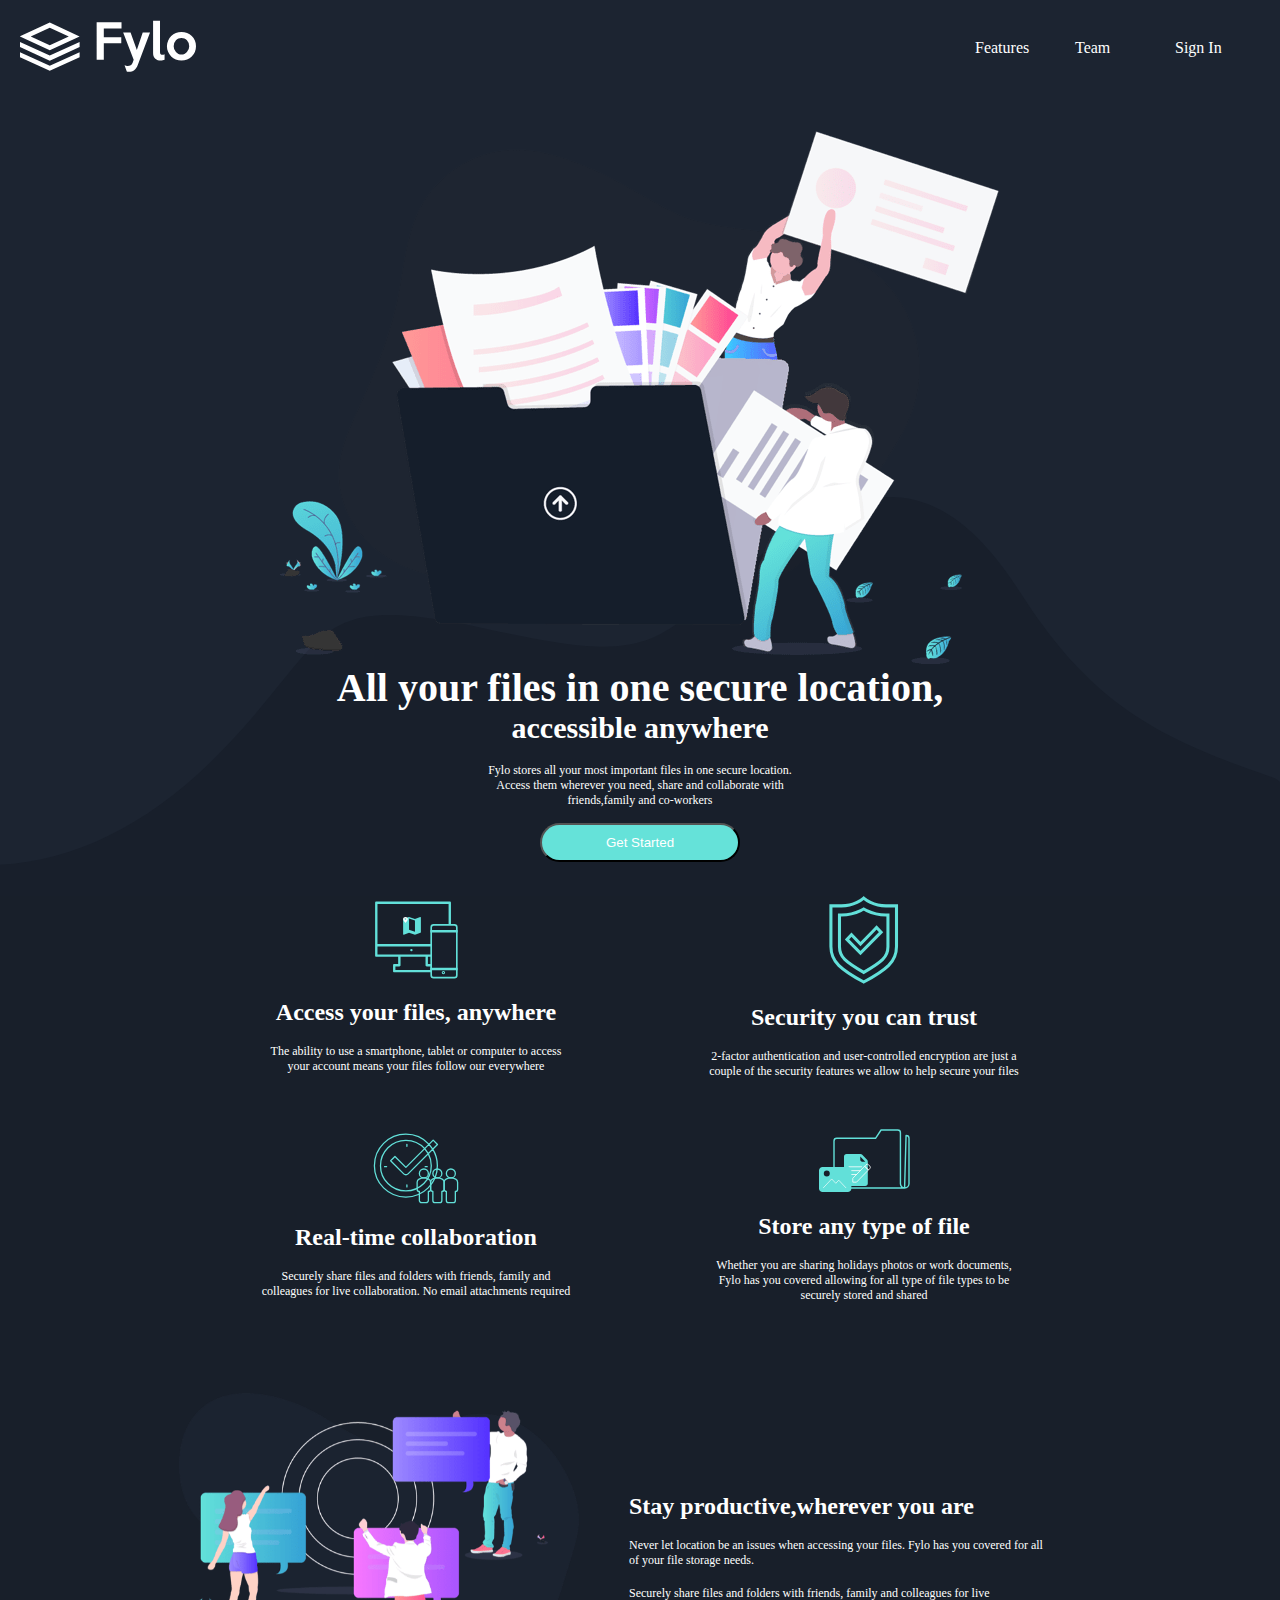
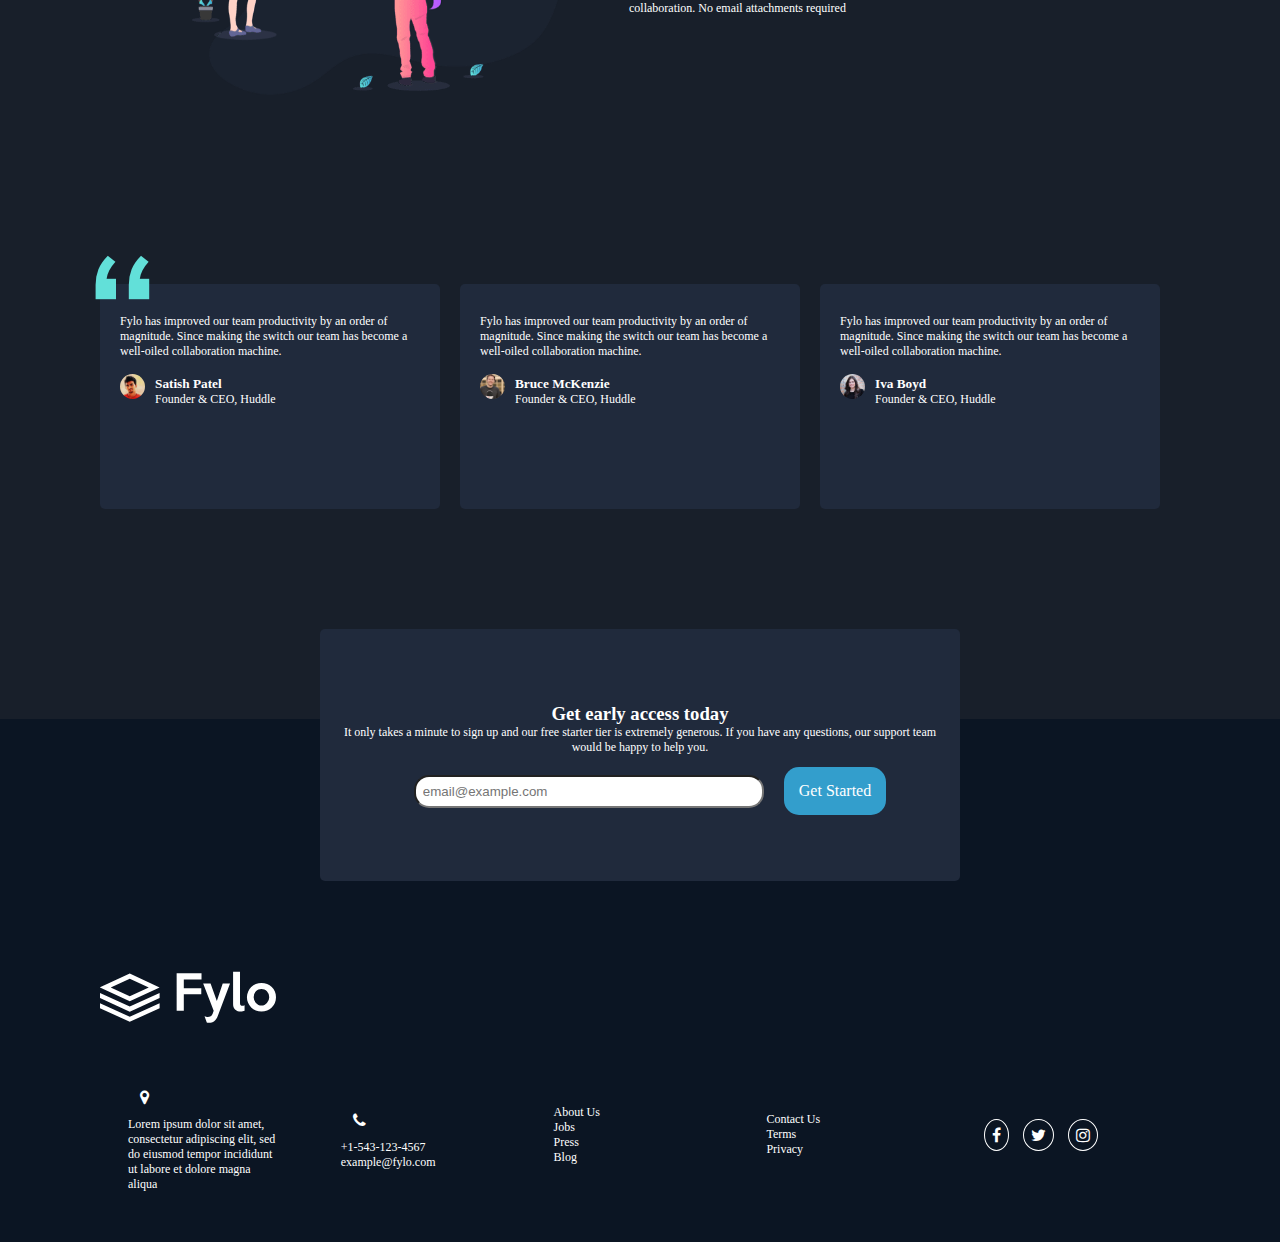
<file: index.html>
<!DOCTYPE html>
<html lang="en">
<head>
    <meta charset="UTF-8">
    <meta name="viewport" content="width=device-width, initial-scale=1.0">
    <link rel="shortcut icon" href="image.jpg" type="image/x-icon">
    <link rel="stylesheet" href="fylo.css">
    <link rel="shortcut icon" href="./images/favicon-32x32.png" type="image/x-icon">
    <link rel="stylesheet" href="https://stackpath.bootstrapcdn.com/font-awesome/4.7.0/css/font-awesome.min.css">
    <title>My Works</title>
    <style>
        
    </style>
</head>
<body>
    <header>
       
        <div> <img src="./images/logo.svg" alt="logo"></div>
       <nav>
         <ul> 
           <li> <a href="#">Features</a></li>
            <li><a href="#">Team</a></li>
            <li><a href="#">Sign In</a></li>
        </ul>
       </nav>
    </header>
    <main>
        <section class="ng">
            <img src="./images/illustration-intro.png" alt="">
            <h1>All your files in one secure location,</h1>
            <h2>accessible anywhere</h2>
            <br>
            <p>Fylo stores all your most important files in one secure location.</p>
            <p> Access them wherever you need, share and collaborate with</p>
            <p class="in">friends,family and co-workers</p>
            <button class="btn"><a href="#" >Get Started</a></button>
            <img src="./images/bg-curvy-desktop.svg" alt="" class="curvebg">
        </section>
        <section class="bg">
           <div class="container">
                <div>
                    <img src="./images/icon-access-anywhere.svg" class="access">
                    <h2>Access your files, anywhere</h2>
                    <br>
                    <p>The ability to use a smartphone, tablet or computer  to access your account means your files follow our 
                        everywhere</p>
                    
                </div>
                <div>
                    <img src="./images/icon-security.svg" alt="">
                    <h2>Security you can trust</h2>
                    <br>
                    <p>2-factor authentication and user-controlled encryption are just a couple of the security features we allow to help secure your files</p>
                </div>
           </div>

           <div class="con">
            <div>
                <img src="./images/icon-collaboration.svg" alt="">
                <h2>Real-time collaboration</h2>
                <br>
                <p>Securely share files and folders with friends, family and colleagues for live collaboration. No email attachments required</p>
              </div>
    
                <div>
                    <img src="./images/icon-any-file.svg" alt="">
                <h2>Store any type of file</h2>
                <br>
                <p>Whether you are sharing holidays photos or work documents, Fylo has you covered allowing for all type of file types to be securely stored and shared</p>
                </div>
           </div>
           <div class="cont">
                <img src="./images/illustration-stay-productive.png">
               <div>
                <h2>Stay productive,wherever you are</h2>
                <br>
                <p>Never let location be an issues when accessing your files. Fylo has you covered for all of your file storage needs.</p>
                <br>
                <p>Securely share files and folders with friends, family and colleagues for live collaboration. No email attachments required</p>
               </div>
           </div>
           <img src="./images/bg-quotes.png" class="quo">
           <div class="desc">
               <div class="row">
                    <div>
                        <p>Fylo has improved our team productivity by an order of magnitude. Since making the switch our team has become a well-oiled collaboration machine.</p>
                    </div>
                    <div class="test">
                        <img src="./images/profile-1.jpg" alt="">
                        <div >
                            <h5>Satish Patel</h5>
                            <p>Founder & CEO, Huddle</p>
                        </div>
                    </div>
               </div>
               <div class="row">
                <div>
                    <p>Fylo has improved our team productivity by an order of magnitude. Since making the switch our team has become a well-oiled collaboration machine.</p>
                </div>
                <div class="test">
                    <img src="./images/profile-2.jpg" alt="">
                    <div >
                        <h5>Bruce McKenzie</h5>
                        <p>Founder & CEO, Huddle</p>
                    </div>
                </div>
               </div>
               <div class="row">
                <div>
                    <p>Fylo has improved our team productivity by an order of magnitude. Since making the switch our team has become a well-oiled collaboration machine.</p>
                </div>
                <div class="test">
                    <img src="./images/profile-3.jpg" alt="">
                    <div >
                        <h5>Iva Boyd</h5>
                        <p>Founder & CEO, Huddle</p>
                    </div>
                </div>
               </div>
           </div>
        </section>
        
        
    </main>
    <footer>
        <div class="foot">
            <div class="subfoot">
            <h3>Get early access today</h3>
            <p>
                It only takes a minute to sign up and our free starter tier is extremely generous. If you have any 
                questions, our support team would be happy to help you.
            </p>
            <div class="sub">
                <input type="text" placeholder="email@example.com">
            <a href="">Get Started</a>
            </div>
            
            </div>

            <img src="./images/logo.svg" alt="">
            <div class="footer">
            
                <div class="icn">
                    <i class="fa fa-map-marker"></i>
                    <p>
                        Lorem ipsum dolor sit amet, consectetur adipiscing elit, sed do eiusmod tempor incididunt ut labore et  dolore magna aliqua
                    </p>
                </div>
      
                <div class="icn">
                    <i class="fa fa-phone"></i>
                    <p> +1-543-123-4567</p>
                    <p> example@fylo.com</p>
                </div>
      
                <div>
                    <p>About Us</p>
                    <p>Jobs</p>
                    <p>Press</p>
                    <p>Blog</p>
                </div>
             
                <div>
                    <p>Contact Us</p>
                    <p>Terms</p>
                    <p>Privacy</p>
                </div>

                <div>
                    <i class="fa fa-facebook"></i>
                    <i class="fa fa-twitter"></i>
                    <i class="fa fa-instagram"></i>
                </div>
      
            </div>
        </div>
    </footer>
</body>
</html>
</file>
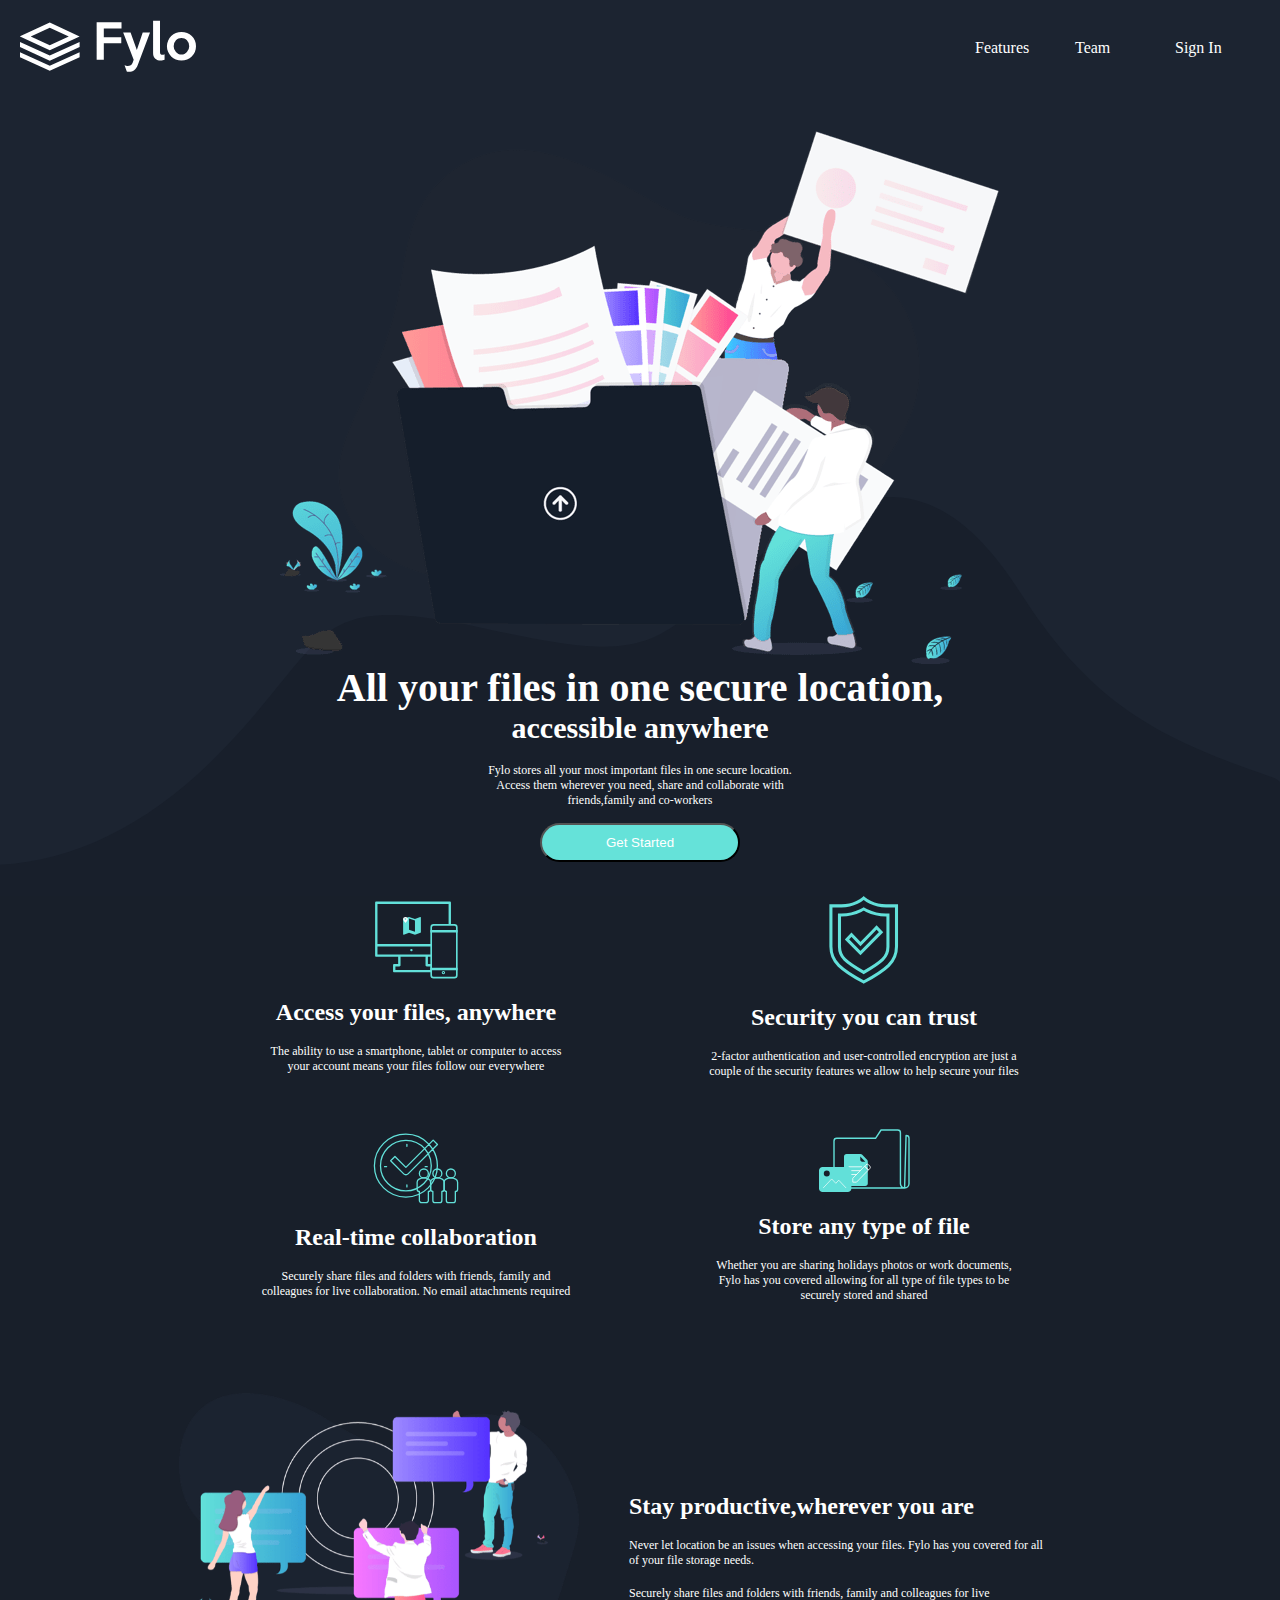
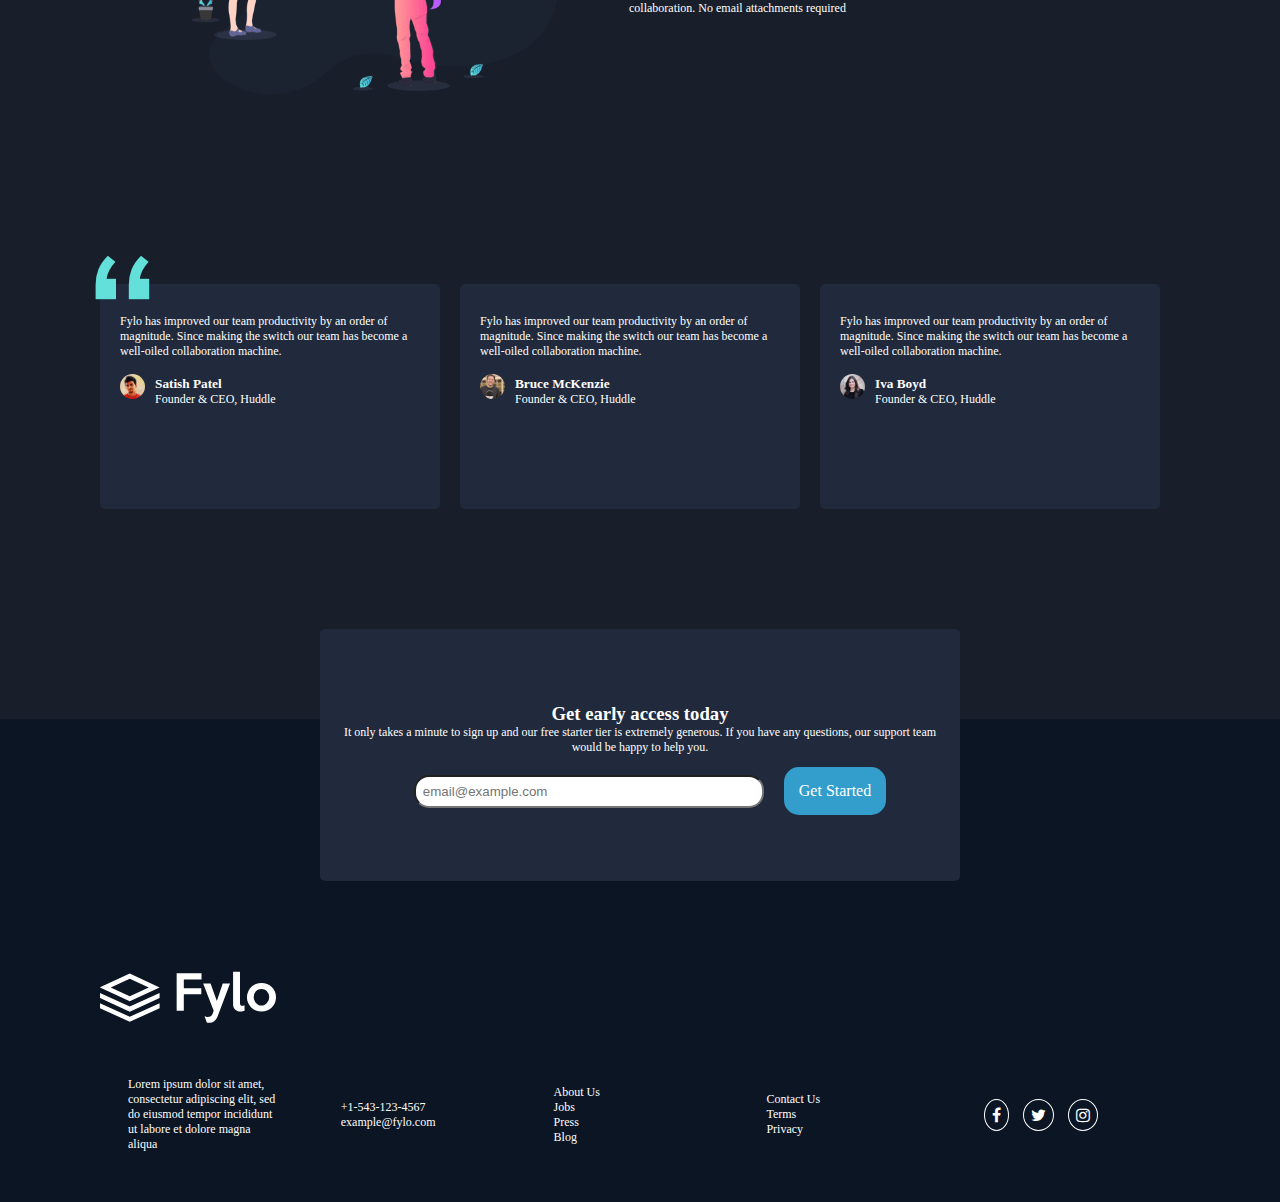
<file: fylo.html>
<!DOCTYPE html>
<html lang="en">
<head>
    <meta charset="UTF-8">
    <meta name="viewport" content="width=device-width, initial-scale=1.0">
    <link rel="shortcut icon" href="image.jpg" type="image/x-icon">
    <link rel="stylesheet" href="fylo.css">
    <link rel="shortcut icon" href="./images/favicon-32x32.png" type="image/x-icon">
    <link rel="stylesheet" href="https://stackpath.bootstrapcdn.com/font-awesome/4.7.0/css/font-awesome.min.css">
    <title>My Works</title>
    <style>
        
    </style>
</head>
<body>
    <header>
       
        <div> <img src="./images/logo.svg" alt="logo"></div>
       <nav>
         <ul> 
           <li> <a href="#">Features</a></li>
            <li><a href="#">Team</a></li>
            <li><a href="#">Sign In</a></li>
        </ul>
       </nav>
    </header>
    <main>
        <section class="ng">
            <img src="./images/illustration-intro.png" alt="">
            <h1>All your files in one secure location,</h1>
            <h2>accessible anywhere</h2>
            <br>
            <p>Fylo stores all your most important files in one secure location.</p>
            <p> Access them wherever you need, share and collaborate with</p>
            <p class="in">friends,family and co-workers</p>
            <button class="btn"><a href="#" >Get Started</a></button>
            <img src="./images/bg-curvy-desktop.svg" alt="" class="curvebg">
        </section>
        <section class="bg">
           <div class="container">
                <div>
                    <img src="./images/icon-access-anywhere.svg" class="access">
                    <h2>Access your files, anywhere</h2>
                    <br>
                    <p>The ability to use a smartphone, tablet or computer  to access your account means your files follow our 
                        everywhere</p>
                    
                </div>
                <div>
                    <img src="./images/icon-security.svg" alt="">
                    <h2>Security you can trust</h2>
                    <br>
                    <p>2-factor authentication and user-controlled encryption are just a couple of the security features we allow to help secure your files</p>
                </div>
           </div>

           <div class="con">
            <div>
                <img src="./images/icon-collaboration.svg" alt="">
                <h2>Real-time collaboration</h2>
                <br>
                <p>Securely share files and folders with friends, family and colleagues for live collaboration. No email attachments required</p>
              </div>
    
                <div>
                    <img src="./images/icon-any-file.svg" alt="">
                <h2>Store any type of file</h2>
                <br>
                <p>Whether you are sharing holidays photos or work documents, Fylo has you covered allowing for all type of file types to be securely stored and shared</p>
                </div>
           </div>
           <div class="cont">
                <img src="./images/illustration-stay-productive.png">
               <div>
                <h2>Stay productive,wherever you are</h2>
                <br>
                <p>Never let location be an issues when accessing your files. Fylo has you covered for all of your file storage needs.</p>
                <br>
                <p>Securely share files and folders with friends, family and colleagues for live collaboration. No email attachments required</p>
               </div>
           </div>
           <img src="./images/bg-quotes.png" class="quo">
           <div class="desc">
               <div class="row">
                    <div>
                        <p>Fylo has improved our team productivity by an order of magnitude. Since making the switch our team has become a well-oiled collaboration machine.</p>
                    </div>
                    <div class="test">
                        <img src="./images/profile-1.jpg" alt="">
                        <div >
                            <h5>Satish Patel</h5>
                            <p>Founder & CEO, Huddle</p>
                        </div>
                    </div>
               </div>
               <div class="row">
                <div>
                    <p>Fylo has improved our team productivity by an order of magnitude. Since making the switch our team has become a well-oiled collaboration machine.</p>
                </div>
                <div class="test">
                    <img src="./images/profile-2.jpg" alt="">
                    <div >
                        <h5>Bruce McKenzie</h5>
                        <p>Founder & CEO, Huddle</p>
                    </div>
                </div>
               </div>
               <div class="row">
                <div>
                    <p>Fylo has improved our team productivity by an order of magnitude. Since making the switch our team has become a well-oiled collaboration machine.</p>
                </div>
                <div class="test">
                    <img src="./images/profile-3.jpg" alt="">
                    <div >
                        <h5>Iva Boyd</h5>
                        <p>Founder & CEO, Huddle</p>
                    </div>
                </div>
               </div>
           </div>
        </section>
        
        
    </main>
    <footer>
        <div class="foot">
            <div class="subfoot">
            <h3>Get early access today</h3>
            <p>
                It only takes a minute to sign up and our free starter tier is extremely generous. If you have any 
                questions, our support team would be happy to help you.
            </p>
            <div class="sub">
                <input type="text" placeholder="email@example.com">
            <a href="">Get Started</a>
            </div>
            
            </div>

            <img src="./images/logo.svg" alt="">
            <div class="footer">
            
                <div>
                    <p>
                        Lorem ipsum dolor sit amet, consectetur adipiscing elit, sed do eiusmod tempor incididunt ut labore et  dolore magna aliqua
                    </p>
                </div>
      
                <div>
                    <p> +1-543-123-4567</p>
                    <p> example@fylo.com</p>
                </div>
      
                <div>
                    <p>About Us</p>
                    <p>Jobs</p>
                    <p>Press</p>
                    <p>Blog</p>
                </div>
             
                <div>
                    <p>Contact Us</p>
                    <p>Terms</p>
                    <p>Privacy</p>
                </div>

                <div>
                    <i class="fa fa-facebook"></i>
                    <i class="fa fa-twitter"></i>
                    <i class="fa fa-instagram"></i>
                </div>
      
            </div>
        </div>
    </footer>
</body>
</html>
</file>
<file: fylo.css>
*{
    padding: 0;
    margin: 0;
    box-sizing: border-box;
}
body{
    background-color: hsl(217, 28%, 15%);
    overflow-x: hidden;
}
p{
    color: #fff;
    font-weight: 100;
    font-size: 12px;
}
h2, h3, h5{
    color: #fff;
    font-weight: 600;
}
h1{
    color: #fff;
    font-weight: 600;
    font-size: 40px;
}
a{
    padding: 15px;
    text-decoration: none;
}

header{
    margin: 20px;
    display: flex;
    justify-content: space-between;
    align-items: center;
}
nav ul{
    list-style: none;
    display: flex;
}
nav ul li{
    width: 100px;
}
li > a{
    color: white;
}

.ng {
    display: flex;
    align-items: center;
    justify-content: center;
    flex-direction: column;
    text-align: center;
    height: 800px;
    position: relative;

}
.ng h2{
    font-size: 30px;
}
.in{
    margin-bottom: 15px;
}
button{
    border-radius: 20px;
}
.btn{
    padding: 10px 20px;
    background-color: hsl(176, 68%, 64%);
    width: 200px;
}
.btn a{
    color: #fff;
    /* padding: 12px; */

}
.curvebg{
    position: absolute;
    bottom: 0;
    z-index: -1;
    width: 100%;
}
.bg{
    background-color: hsl(218, 28%, 13%);
    padding-bottom: 10px;
}
.bg img{
    margin-bottom: 20px;
}

.container{
    display: flex;
    align-items: center;
    justify-content: center;
    text-align: center;
}
.container > div {
    width: 35%;
    display: flex;
    align-items: center;
    justify-content: center;
    flex-direction: column;
    margin-bottom: 50px;
}
.container > div p {
width: 70%;
}
.con{
    display: flex;
    align-items: center;
    justify-content: center;
    text-align: center;
}
.con > div {
    width: 35%;
    display: flex;
    align-items: center;
    justify-content: center;
    flex-direction: column;
}
.con > div p {
    width: 70%;
    }
.cont{
    display: flex;
    align-items: center;
    justify-content: center;
    gap: 50px;
    padding: 0px 50px;
    margin-top: 90px;
    margin-bottom: 0px;
}

.cont img{
    width: 400px;
}

.cont > div {
    width: 40%;
}
.cont > div p {
    width: 90%
}
.quo{
    position: relative;
    top: 140px;
    left: 95px;
    /* overflow: hidden; */
}
.desc{
    display: flex;
    margin: 100px;
    padding-bottom: 100px;
}

.row{
    background-color: hsl(219, 30%, 18%);
    padding: 30px 20px 0;
    border-radius: 5px;
    margin-right: 20px;
    /* width: 900px; */
    height: 25vh;
}
.row p{
    width: 100%;
}
.row img{
    border-radius: 50%;
    width: 25px;
    margin-top: 10px;
}
/* .row h5{
    display: inline;
} */
.test{
    display: flex;
    align-items: center;
    margin-top: 5px;
}
.test div{
    margin-left: 10px;
}
footer{
    background-color: hsl(216, 53%, 9%);
}
footer img{
    margin-left: 100px;
    padding-bottom: 50px;
}
.foot{
    margin: 0;
}
.subfoot{
    background-color: hsl(219, 30%, 18%);
    display: flex;
    flex-direction: column;
    align-items: center;
    justify-content: center;
    width: 50%;
    height: 28vh;
    margin: auto;
    padding: 20px 20px 0;
    border-radius: 5px;
    position: relative;
    bottom: 90px;
}
.subfoot input{
    border-radius: 15px;
    margin: 20px;
    padding: 7px;
    width: 350px;
    display: inline;
}
.subfoot a{
    background: hsl(198, 60%, 50%);
    color: #fff;
    border-radius: 15px; 
    /* width: 100%; */
    /* height: 20px; */
    text-align: center;
}
.sub{
    display: flex;
    align-items: center;
    justify-content: center;
}
.subfoot p{
    text-align: center;
}

.footer{
    display: flex;
    align-items: center;
    justify-content: space-between;
    padding-bottom: 50px;
    /* padding-left: 100px; */
    /* margin: 40px 100px 0; */
    width: 80%;
    margin: auto;
    gap: 40px;
    /* border: 1px solid #fff; */
}
.footer > div{
    width: 100%;
    margin-right: 20px;
    /* border: 1px solid #eee; */
}
.fa{
    color: #fff;
    border: 1px solid #fff;
    border-radius: 50%;
    padding: 7px;
    margin: 5px;
    /* width: 30px; */
    font-size: 100px;
}
/* .icn{
    display: flex;
} */
.icn .fa{
    border: none;
}


@media(max-width: 700px){
    header{
        margin: 20px;
        display: flex;
        justify-content: space-evenly;
        align-items: center;
        width: 100%;
    }
    header img{
        width: 90%;
    }
    nav ul{
        list-style: none;
    }
    nav ul li{
        width: 100px;
        display: inline;
    }

    h1{
        color: #fff;
        font-weight: 600;
        font-size: 20px;
        
    }
    .ng img{
        width: 100%;

    }
    .ng h2{
        font-size: 24px;
    }
    .container{
        flex-direction: column;
    }
    .con{
        flex-direction: column;
    }
    
    .curvebg{
            position: absolute;
            bottom: 0;
            z-index: -1;
            width: 400px;
            height: 200px;
    
    }
    
    .container > div {
        /* width: 50%; */
        display: flex;
        align-items: center;
        justify-content: center;
        flex-direction: column;
        margin-bottom: 50px;
    }
    .container > div p{
        width: 200%;
        font-size: 15px;
    }
    .container > div h2{
        width: 200%;
        font-size: 18px;
    }
    
    .con > div {
        /* width: 35%; */
        display: flex;
        align-items: center;
        justify-content: center;
        flex-direction: column;
        width: 50%;
        margin-bottom: 50px;
    }
    .con > div p{
        width: 150%;
        font-size: 15px;
    }
    .con > div h2{
        width: 200%;
        font-size: 18px;
    }

    .cont{
        display: flex;
        align-items: center;
        justify-content: center;
        flex-direction: column;
        gap: 20px;
        margin-top: 90px;
    }
    .cont img{
        width: 100%;
        text-align: center;
    }
    .cont > div{
        width: 100%;
    }
    .cont > div p{
        font-size: 15px;
    }
    .cont > div h2{
        width: 200%;
        font-size: 18px;
    }

    .desc{
        display: flex;
        flex-direction: column;
        width: 100%;
        margin: 0px;
        padding-bottom: 230px;
        gap: 20px;
    }

   .row{
    margin: 0 50px;
    height: 25vh;
   }
   .row p{
   font-weight: 100;
   padding: 2px;
   }

   .quo{
    position: relative;
    top: 27px;
    left: 55px;
    width: 6%;
}

.subfoot{
   margin: 10px 38px;
   width: 320px;
   height: 28vh;
   align-items: center;
}
.subfoot input{
    display: block;
    width: 50vw;
}
.subfoot a{
    margin: 0px;
    padding: 7px 0px;
    width: 50vw;
}
.sub{
    flex-direction: column;
}

.footer{
    flex-direction: column;
}
.foot img{
    position: relative;
    right: 80px;
}


}
</file>
